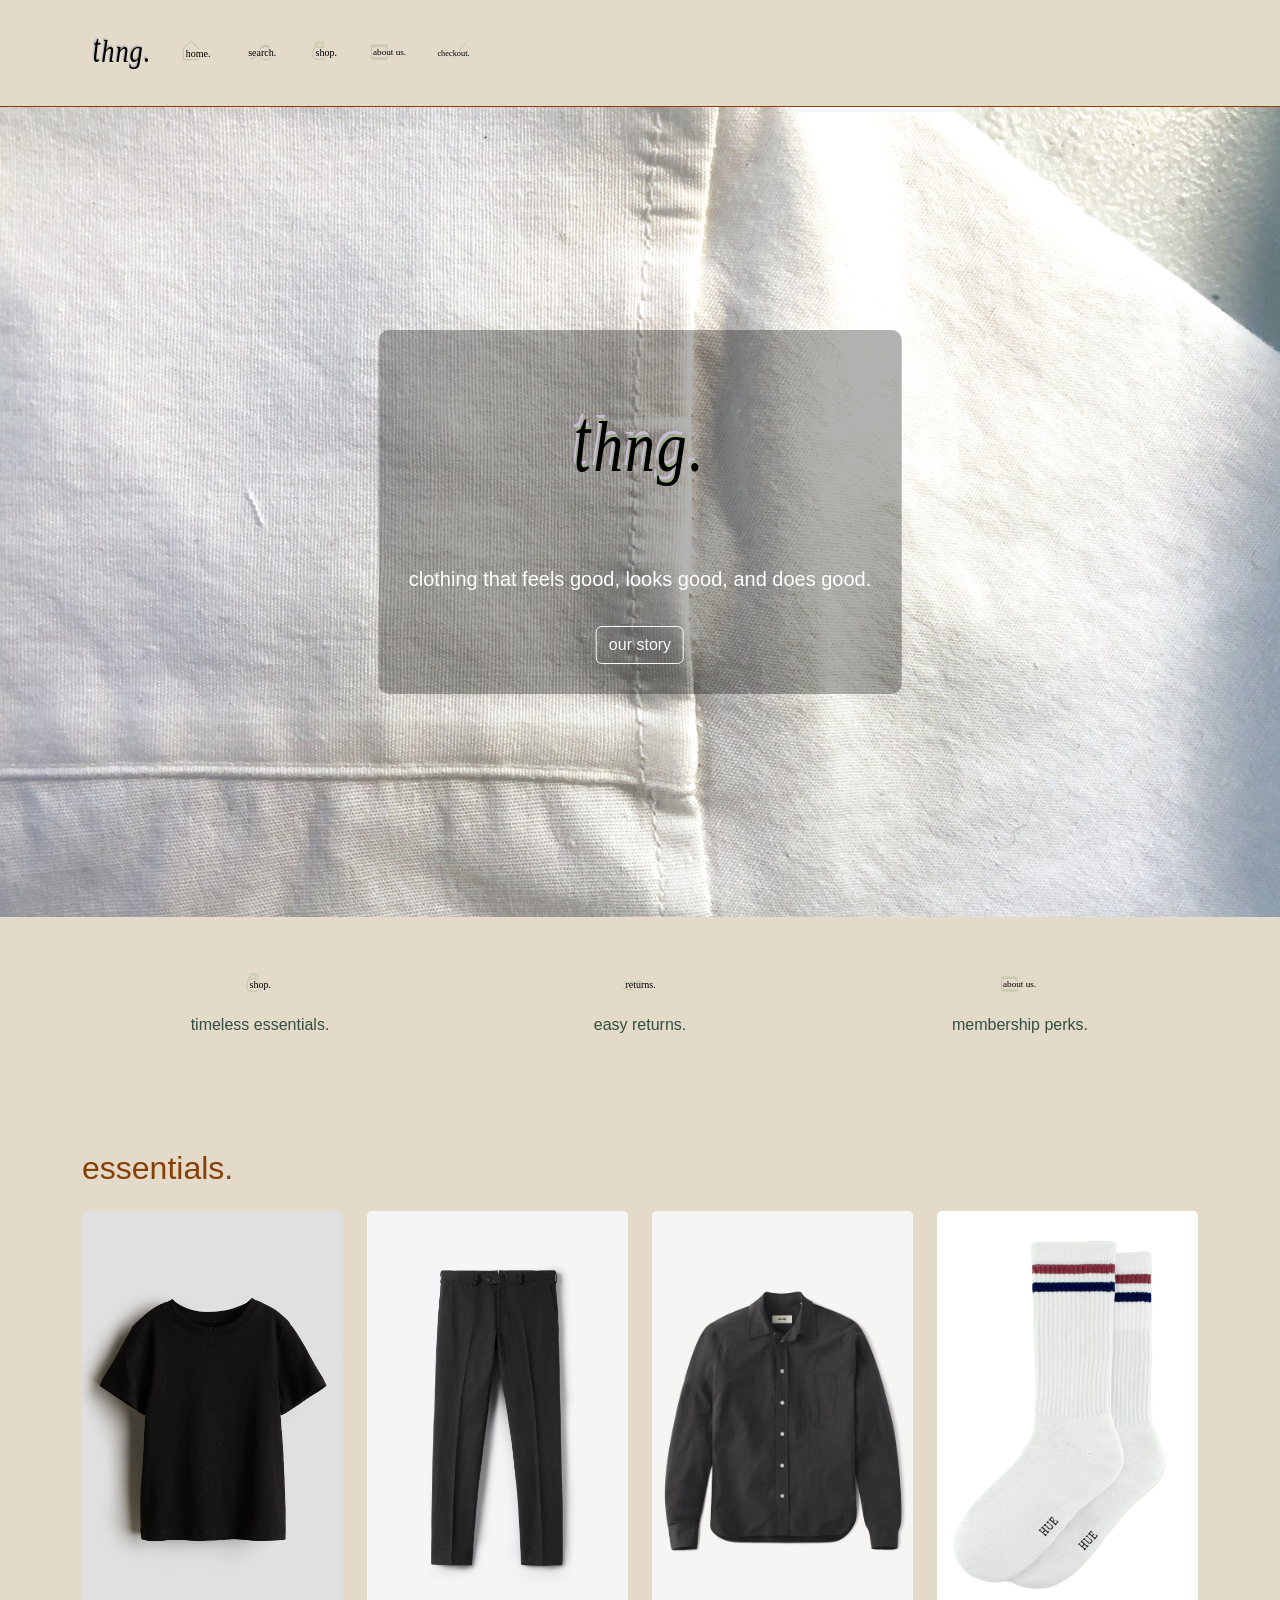
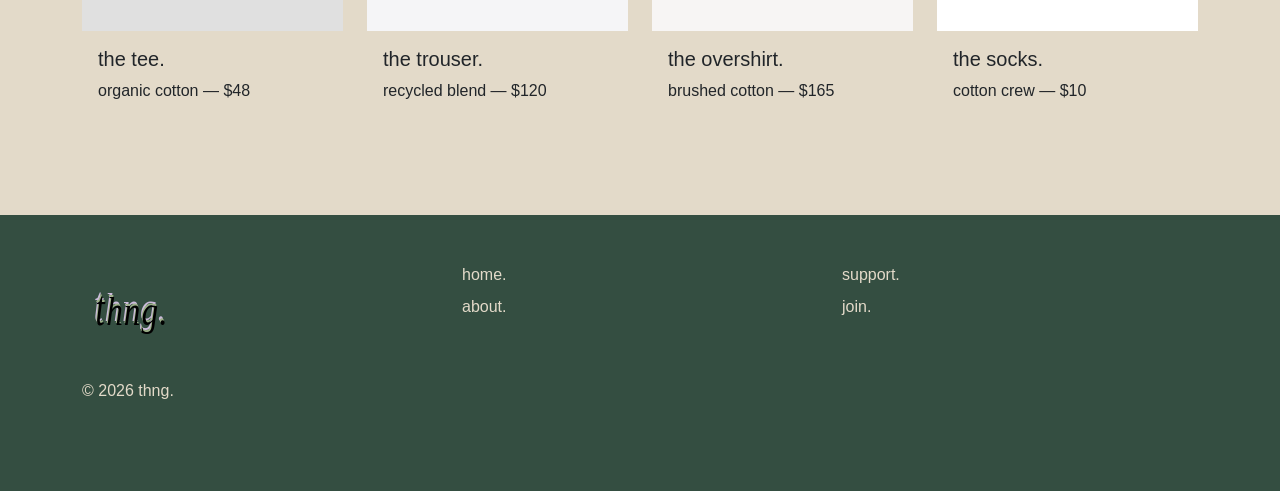
<file: index.html>
<!DOCTYPE html>
<html lang="en">
<head>
<meta charset="UTF-8">
<meta name="viewport" content="width=device-width, initial-scale=1.0">
<title>thng.</title>

<link href="https://cdn.jsdelivr.net/npm/bootstrap@5.3.3/dist/css/bootstrap.min.css" rel="stylesheet">

<style>
body{
background:#E3DAC9;
color:#344E41;
font-family:Helvetica, Arial, sans-serif;
}

.navbar{
background:#E3DAC9;
border-bottom:1px solid #893f04;
}

.nav-link{
color:#344E41 !important;
}

.nav-link:hover{
color:#893f04 !important;
}

.hero-overlay{
background:rgba(0,0,0,0.3);
padding:30px;
border-radius:10px;
}

.section-title{
color:#893f04;
}

.card{
border:none;
background:transparent;
}

.card img{
height:420px;
object-fit:cover;
}

.icon-link img{
transition:0.2s;
}

.icon-link img:hover{
opacity:0.6;
transform:scale(1.05);
}

footer{
background:#344E41;
color:#E3DAC9;
}

footer a{
color:#E3DAC9;
text-decoration:none;
}
</style>
</head>

<body>

<nav class="navbar navbar-expand-lg sticky-top">
<div class="container">

<a class="navbar-brand" href="index.html">
<img src="logo_thng.svg" width="80" alt="thng logo">
</a>

<button class="navbar-toggler" type="button" data-bs-toggle="collapse" data-bs-target="#navMenu">
<span class="navbar-toggler-icon"></span>
</button>

<div class="collapse navbar-collapse" id="navMenu">



<div class="d-flex gap-4 align-items-center">

<a href="index.html" class="icon-link">
<img src="home_wr.svg" width="40">
</a>

<a href="#" class="icon-link">
<img src="search_wr.svg" width="40">
</a>

<a href="customer-service.html" class="icon-link">
<img src="shop_wr.svg" width="40">
</a>

<a href="signup.html" class="icon-link">
<img src="about_wr.svg" width="40">
</a>

<a href="#" class="icon-link">
<img src="checkout_wr.svg" width="40">
</a>

</div>

</div>
</div>
</nav>

<section class="position-relative">

<img
src="Classic-Button-Up-Shirt-Sew-Along-1200-x-800-BERNINA-WeAllSew-Blog-Erica-Bunker-41.jpg"
class="img-fluid w-100"
style="height:90vh; object-fit:cover;"
alt="hero"
>

<div class="position-absolute top-50 start-50 translate-middle text-center text-white hero-overlay">

<img src="logo_thng.svg" width="180" class="mb-4">

<p class="lead">
clothing that feels good, looks good, and does good.
</p>

<a href="about.html" class="btn btn-outline-light mt-3">
our story
</a>

</div>

</section>

<section class="container py-5">

<div class="row text-center gy-4">

<div class="col-md-4">
<img src="shop_wr.svg" width="40" class="mb-2">
<p>timeless essentials.</p>
</div>

<div class="col-md-4">
<img src="returns_wr.svg" width="40" class="mb-2">
<p>easy returns.</p>
</div>

<div class="col-md-4">
<img src="about_wr.svg" width="40" class="mb-2">
<p>membership perks.</p>
</div>

</div>

</section>

<section class="container py-5">

<h2 class="section-title mb-4">essentials.</h2>

<div class="row g-4">

<div class="col-md-3">
<div class="card h-100">

<img
src="fb1ec5f3e79a3009b91bc9f12dc45156f01ded57.jpg.avif"
class="card-img-top"
alt="tee"
>

<div class="card-body">
<h5 class="card-title">the tee.</h5>
<p class="card-text">organic cotton — $48</p>
</div>

</div>
</div>

<div class="col-md-3">
<div class="card h-100">

<img
src="25899_dbb11475c23aa0be58b6cb7e372abf43_size6.jpg"
class="card-img-top"
alt="trousers"
>

<div class="card-body">
<h5 class="card-title">the trouser.</h5>
<p class="card-text">recycled blend — $120</p>
</div>

</div>
</div>

<div class="col-md-3">
<div class="card h-100">

<img
src="BW13116.319WBK_MAINSTAYCOTTONSHIRT_WASHEDBLACK_1.jpg.webp"
class="card-img-top"
alt="shirt"
>

<div class="card-body">
<h5 class="card-title">the overshirt.</h5>
<p class="card-text">brushed cotton — $165</p>
</div>

</div>
</div>

<div class="col-md-3">
<div class="card h-100">

<img
src="24739sp-mens-must-have-crew-white-baroque-rose-navy-peony_1.jpg.webp"
class="card-img-top"
alt="socks"
>

<div class="card-body">
<h5 class="card-title">the socks.</h5>
<p class="card-text">cotton crew — $10</p>
</div>

</div>
</div>

</div>

</section>

<footer class="py-5 mt-5">

<div class="container">

<div class="row">

<div class="col-md-4 mb-4">
<img src="logo_thng.svg" width="100" class="mb-3">
<p>© 2026 thng.</p>
</div>

<div class="col-md-4">
<a href="index.html" class="d-block mb-2">home.</a>
<a href="about.html" class="d-block mb-2">about.</a>
</div>

<div class="col-md-4">
<a href="customer-service.html" class="d-block mb-2">support.</a>
<a href="signup.html" class="d-block mb-2">join.</a>
</div>

</div>

</div>

</footer>

<script src="https://cdn.jsdelivr.net/npm/bootstrap@5.3.3/dist/js/bootstrap.bundle.min.js"></script>
</body>
</html>
</file>
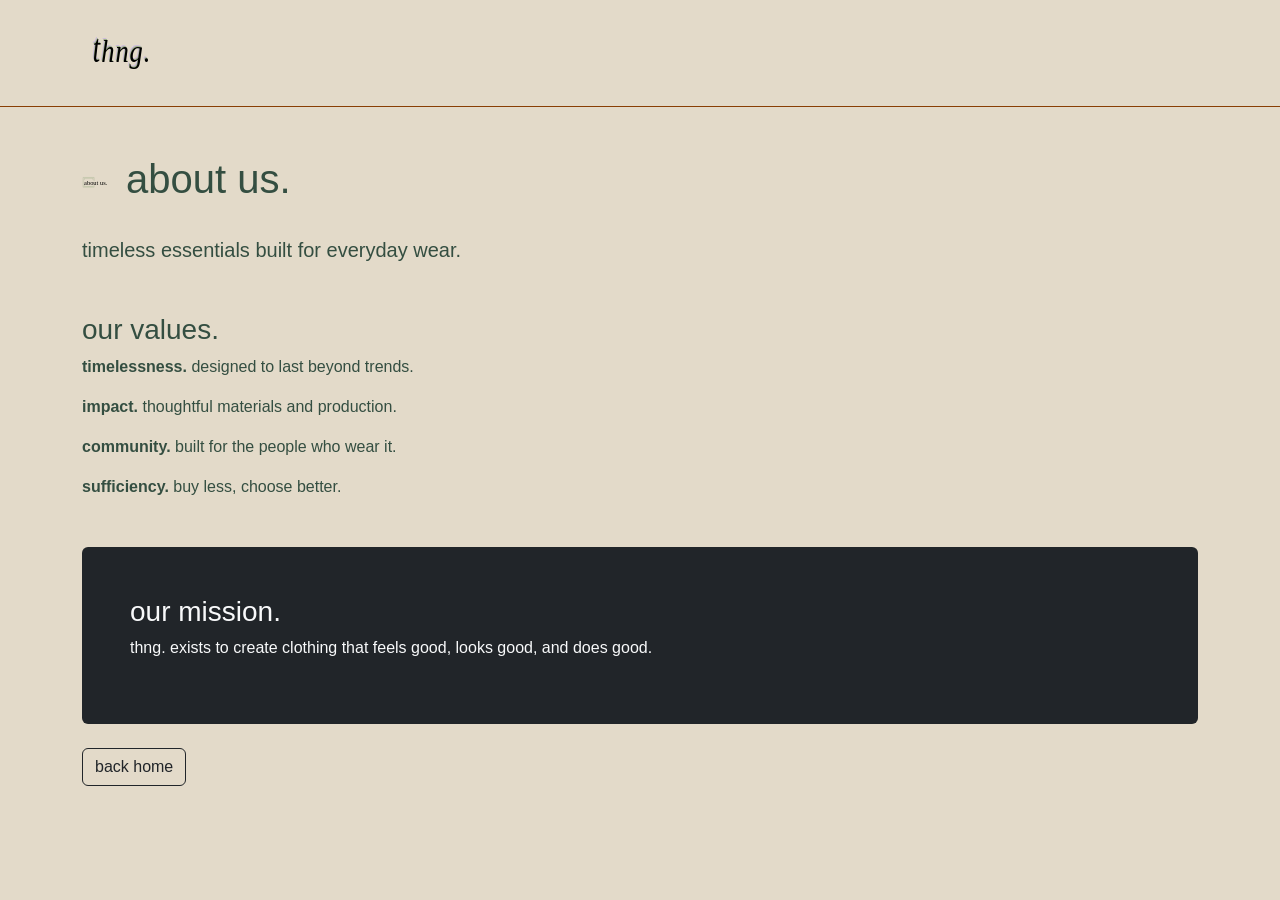
<file: about.html>
<!DOCTYPE html>
<html lang="en">
<head>
<meta charset="UTF-8">
<meta name="viewport" content="width=device-width, initial-scale=1.0">
<title>about.</title>
<link href="https://cdn.jsdelivr.net/npm/bootstrap@5.3.3/dist/css/bootstrap.min.css" rel="stylesheet">
<style>
body{
background:#E3DAC9;
color:#344E41;
font-family:Helvetica, Arial, sans-serif;
}
.navbar{
background:#E3DAC9;
border-bottom:1px solid #893f04;
}
footer{
background:#344E41;
color:#E3DAC9;
}
</style>
</head>
<body>

<nav class="navbar navbar-expand-lg">
<div class="container">
<a class="navbar-brand" href="index.html">
<img src="logo_thng.svg" width="80">
</a>
</div>
</nav>

<section class="container py-5">

<div class="d-flex align-items-center gap-3 mb-4">
<img src="about_wr.svg" width="28">
<h1>about us.</h1>
</div>

<p class="lead">
timeless essentials built for everyday wear.
</p>

<div class="mt-5">
<h3>our values.</h3>

<p><strong>timelessness.</strong> designed to last beyond trends.</p>
<p><strong>impact.</strong> thoughtful materials and production.</p>
<p><strong>community.</strong> built for the people who wear it.</p>
<p><strong>sufficiency.</strong> buy less, choose better.</p>
</div>

<div class="bg-dark text-light p-5 rounded mt-5">
<h3>our mission.</h3>
<p>
thng. exists to create clothing that feels good, looks good, and does good.
</p>
</div>

<a href="index.html" class="btn btn-outline-dark mt-4">back home</a>

</section>

</body>
</html>
</file>
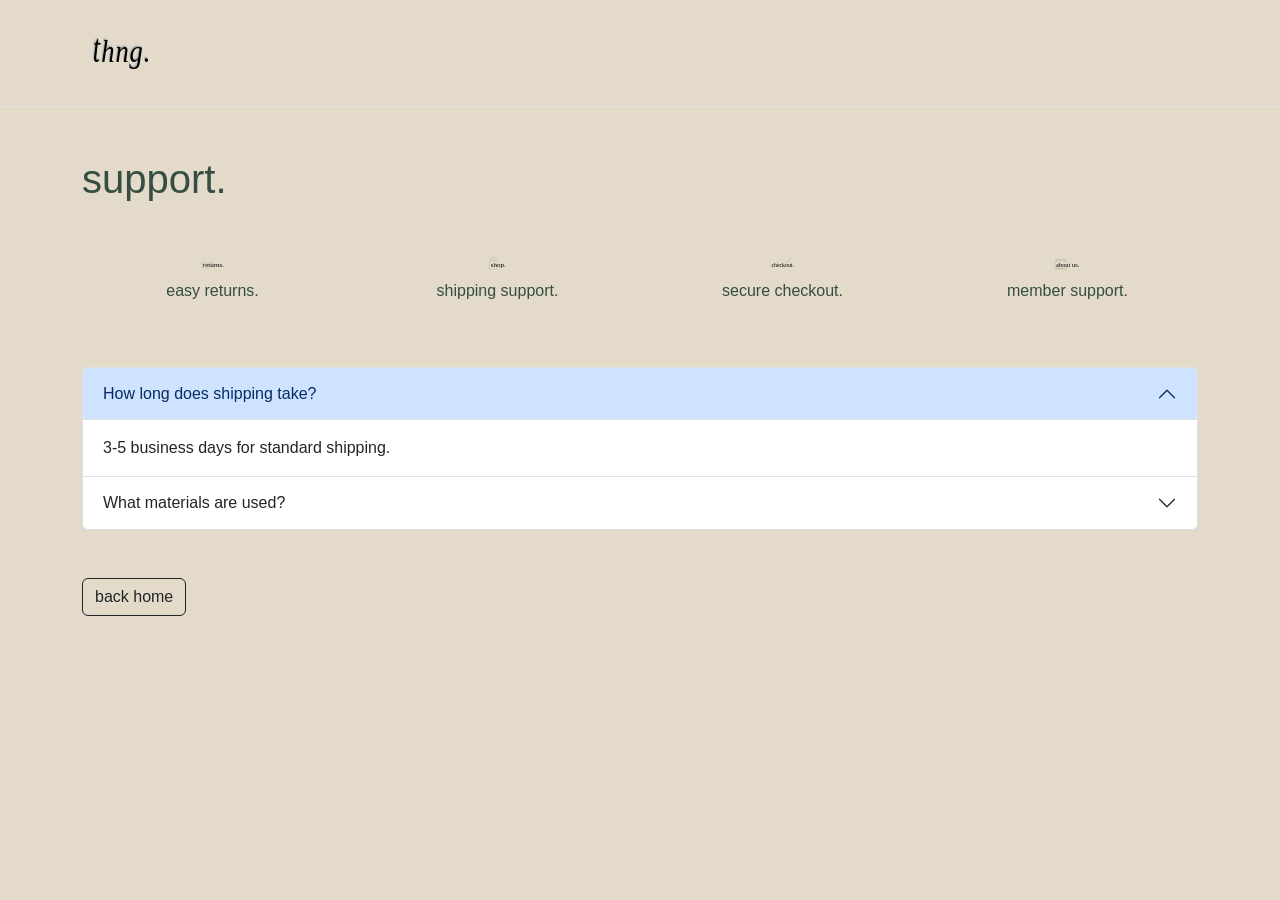
<file: customer-service.html>
<!DOCTYPE html>
<html lang="en">
<head>
<meta charset="UTF-8">
<meta name="viewport" content="width=device-width, initial-scale=1.0">
<title>support.</title>
<link href="https://cdn.jsdelivr.net/npm/bootstrap@5.3.3/dist/css/bootstrap.min.css" rel="stylesheet">
<style>
body{
background:#E3DAC9;
color:#344E41;
font-family:Helvetica, Arial, sans-serif;
}
</style>
</head>
<body>

<nav class="navbar navbar-expand-lg border-bottom">
<div class="container">
<a class="navbar-brand" href="index.html">
<img src="logo_thng.svg" width="80">
</a>
</div>
</nav>

<section class="container py-5">

<h1 class="mb-5">support.</h1>

<div class="row text-center mb-5">

<div class="col-md-3">
<img src="returns_wr.svg" width="28">
<p>easy returns.</p>
</div>

<div class="col-md-3">
<img src="shop_wr.svg" width="28">
<p>shipping support.</p>
</div>

<div class="col-md-3">
<img src="checkout_wr.svg" width="28">
<p>secure checkout.</p>
</div>

<div class="col-md-3">
<img src="about_wr.svg" width="28">
<p>member support.</p>
</div>

</div>

<div class="accordion" id="faqAccordion">

<div class="accordion-item">
<h2 class="accordion-header">
<button class="accordion-button" type="button" data-bs-toggle="collapse" data-bs-target="#faq1">
How long does shipping take?
</button>
</h2>

<div id="faq1" class="accordion-collapse collapse show">
<div class="accordion-body">
3-5 business days for standard shipping.
</div>
</div>
</div>

<div class="accordion-item">
<h2 class="accordion-header">
<button class="accordion-button collapsed" type="button" data-bs-toggle="collapse" data-bs-target="#faq2">
What materials are used?
</button>
</h2>

<div id="faq2" class="accordion-collapse collapse">
<div class="accordion-body">
Organic cotton and recycled blends.
</div>
</div>
</div>

</div>

<a href="index.html" class="btn btn-outline-dark mt-5">back home</a>

</section>

<script src="https://cdn.jsdelivr.net/npm/bootstrap@5.3.3/dist/js/bootstrap.bundle.min.js"></script>
</body>
</html>
</file>
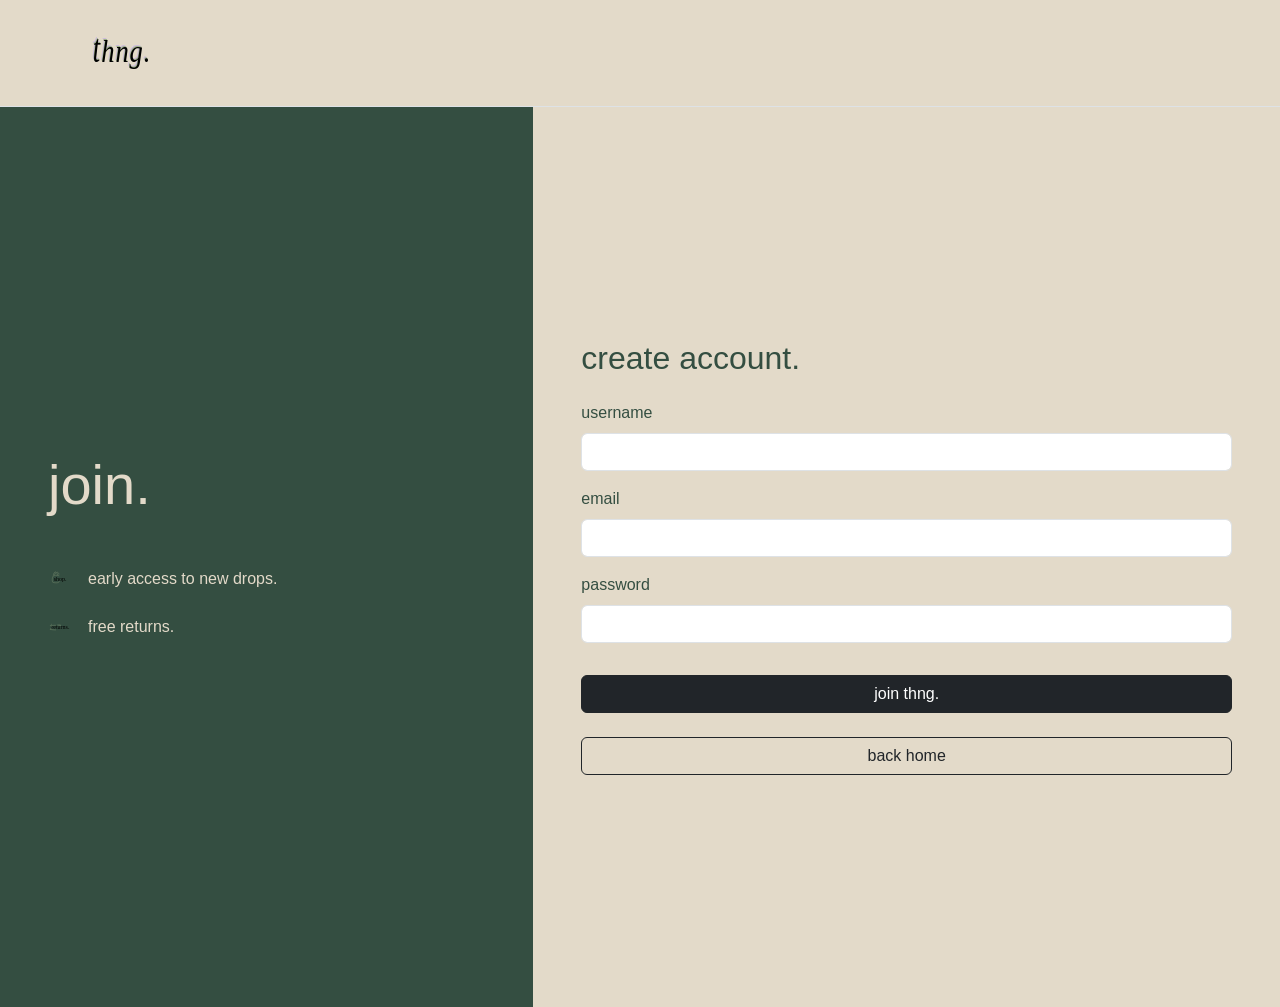
<file: signup.html>
<!DOCTYPE html>
<html lang="en">
<head>
<meta charset="UTF-8">
<meta name="viewport" content="width=device-width, initial-scale=1.0">
<title>join.</title>
<link href="https://cdn.jsdelivr.net/npm/bootstrap@5.3.3/dist/css/bootstrap.min.css" rel="stylesheet">

<style>
body{
background:#E3DAC9;
color:#344E41;
font-family:Helvetica, Arial, sans-serif;
}

.left-panel{
background:#344E41;
color:#E3DAC9;
}
</style>
</head>
<body>

<nav class="navbar navbar-expand-lg border-bottom">
<div class="container">
<a class="navbar-brand" href="index.html">
<img src="logo_thng.svg" width="80">
</a>
</div>
</nav>

<div class="container-fluid">
<div class="row min-vh-100">

<div class="col-lg-5 left-panel d-flex flex-column justify-content-center p-5">

<h1 class="display-4 mb-5">join.</h1>

<div class="d-flex align-items-center gap-3 mb-4">
<img src="shop_wr.svg" width="24">
<p class="m-0">early access to new drops.</p>
</div>

<div class="d-flex align-items-center gap-3 mb-4">
<img src="returns_wr.svg" width="24">
<p class="m-0">free returns.</p>
</div>

</div>

<div class="col-lg-7 d-flex flex-column justify-content-center p-5">

<h2 class="mb-4">create account.</h2>

<div class="mb-3">
<label class="form-label">username</label>
<input type="text" class="form-control">
</div>

<div class="mb-3">
<label class="form-label">email</label>
<input type="email" class="form-control">
</div>

<div class="mb-3">
<label class="form-label">password</label>
<input type="password" class="form-control">
</div>

<button class="btn btn-dark mt-3">join thng.</button>

<a href="index.html" class="btn btn-outline-dark mt-4">back home</a>

</div>

</div>
</div>

</body>
</html>
</file>
